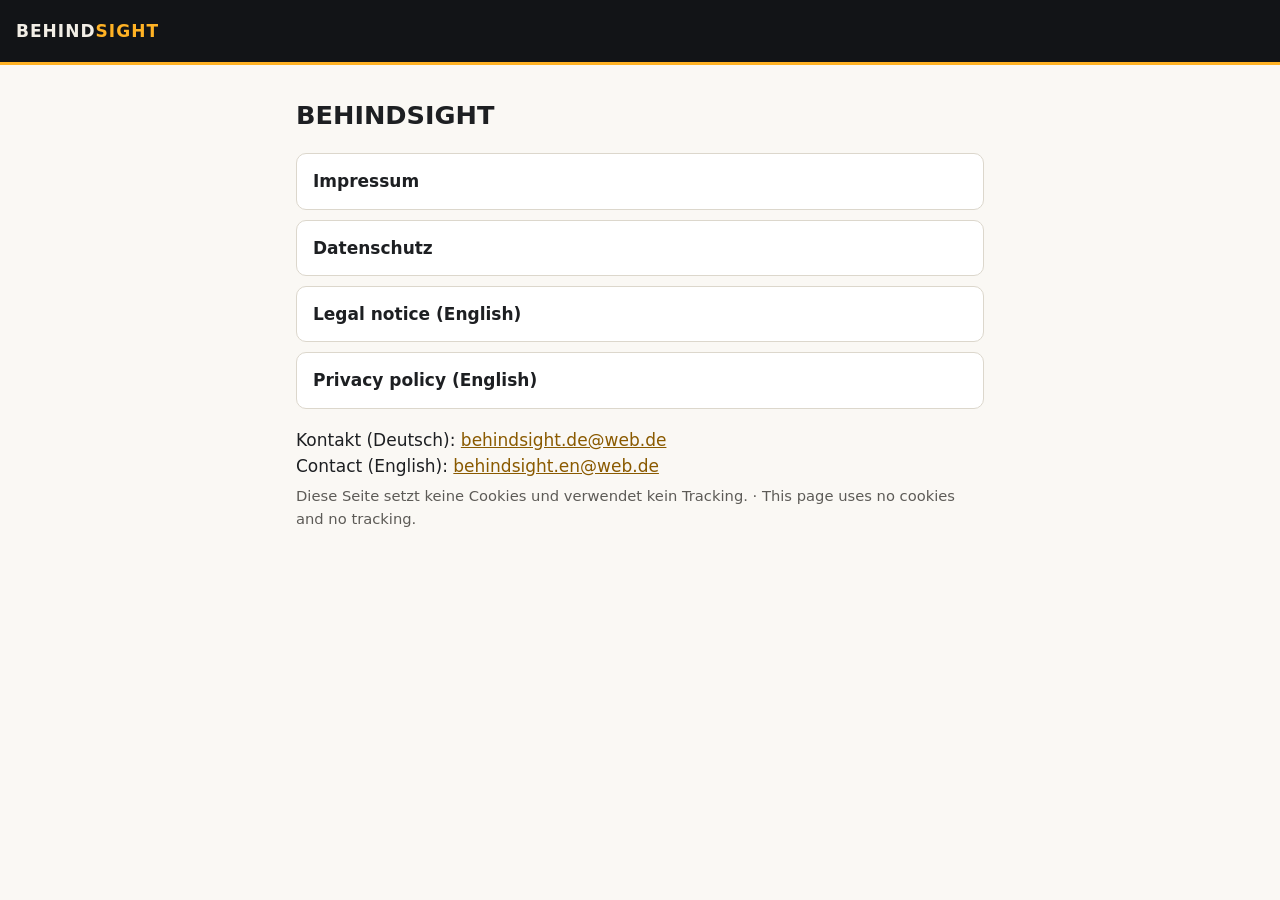
<file: index.html>
<!doctype html>
<html lang="de">
<head>
<meta charset="utf-8">
<meta name="viewport" content="width=device-width, initial-scale=1">
<meta name="robots" content="noindex">
<title>BEHINDSIGHT – Impressum &amp; Datenschutz</title>
<link rel="stylesheet" href="stil.css">
</head>
<body>
<header><a href="index.html">BEHIND<span>SIGHT</span></a></header>
<main>
<h1>BEHINDSIGHT</h1>
<nav class="links">
<a href="impressum.html">Impressum</a>
<a href="datenschutz.html">Datenschutz</a>
<a href="legal-notice.html" lang="en">Legal notice (English)</a>
<a href="privacy.html" lang="en">Privacy policy (English)</a>
</nav>
<p>Kontakt (Deutsch): <a href="mailto:behindsight.de@web.de">behindsight.de@web.de</a><br>
<span lang="en">Contact (English): <a href="mailto:behindsight.en@web.de">behindsight.en@web.de</a></span></p>
<p class="hinweis">Diese Seite setzt keine Cookies und verwendet kein Tracking. · This page uses no cookies and no tracking.</p>
</main>
</body>
</html>
</file>
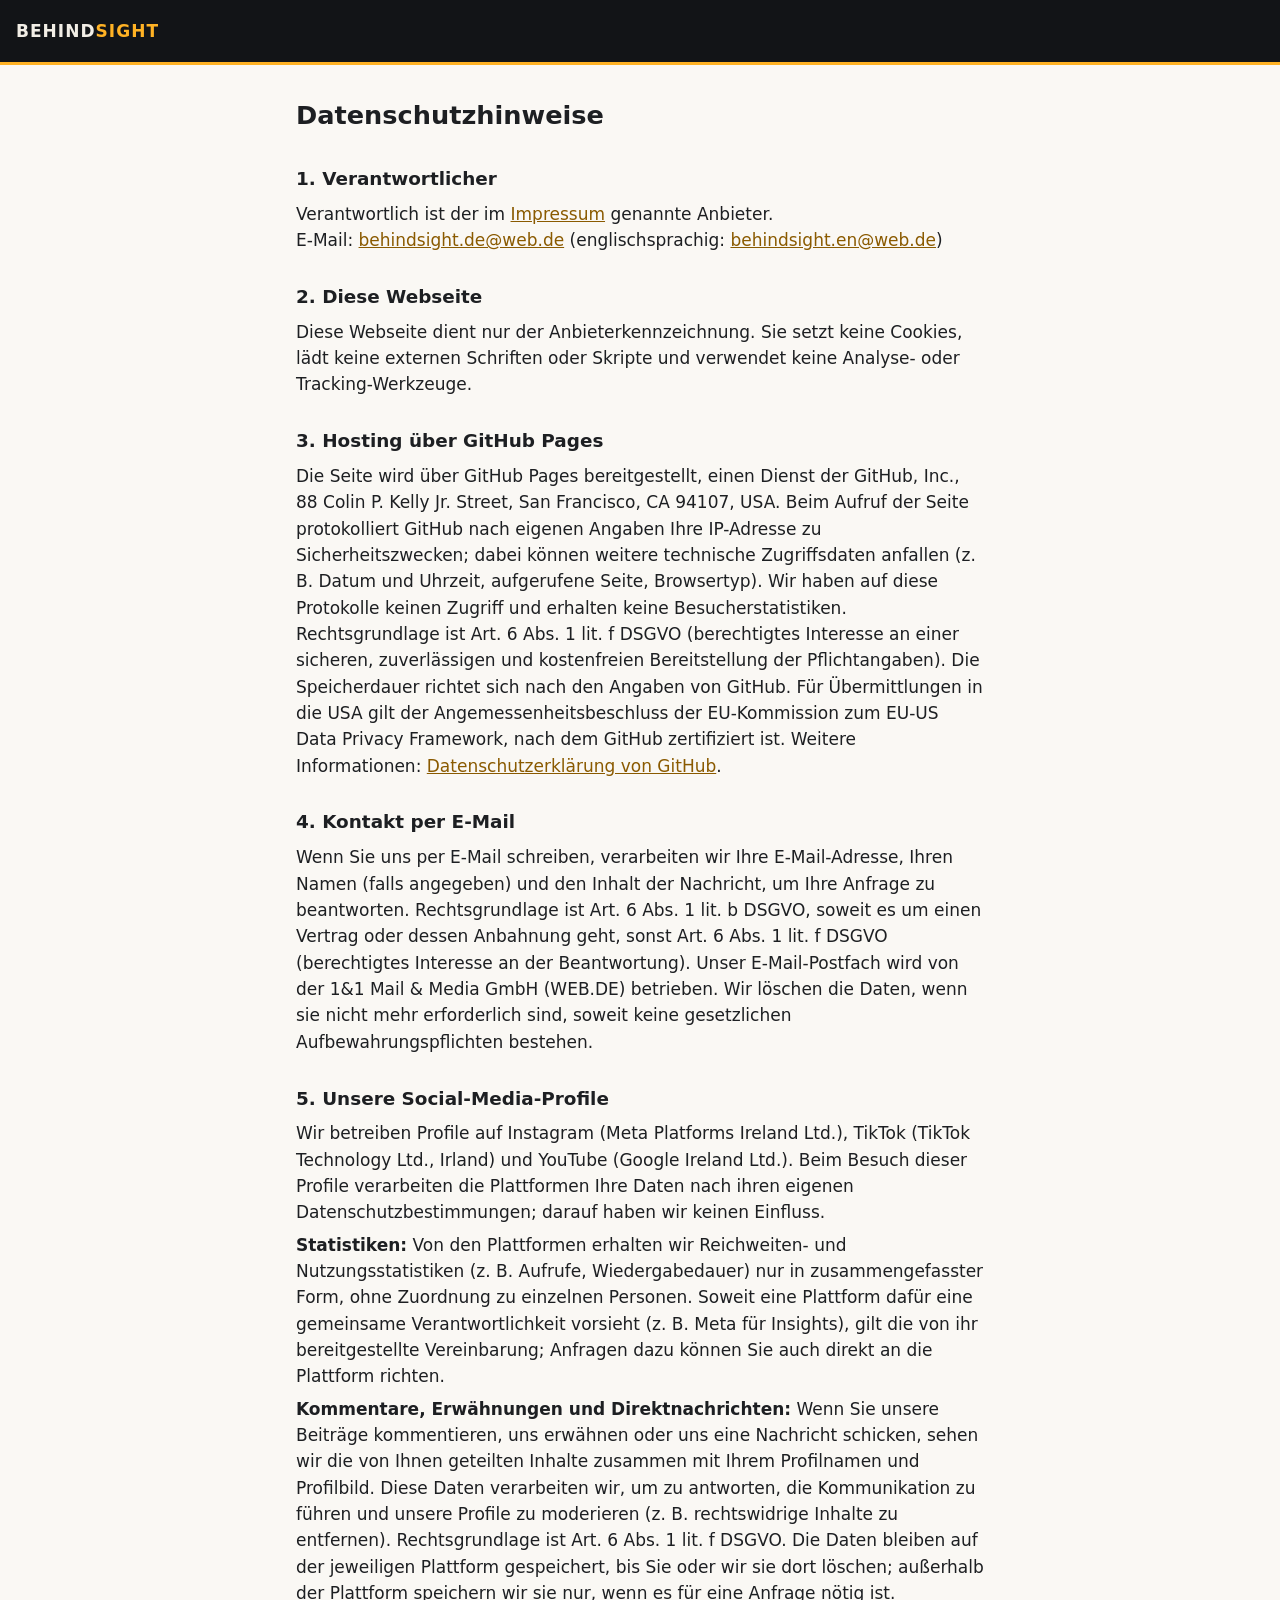
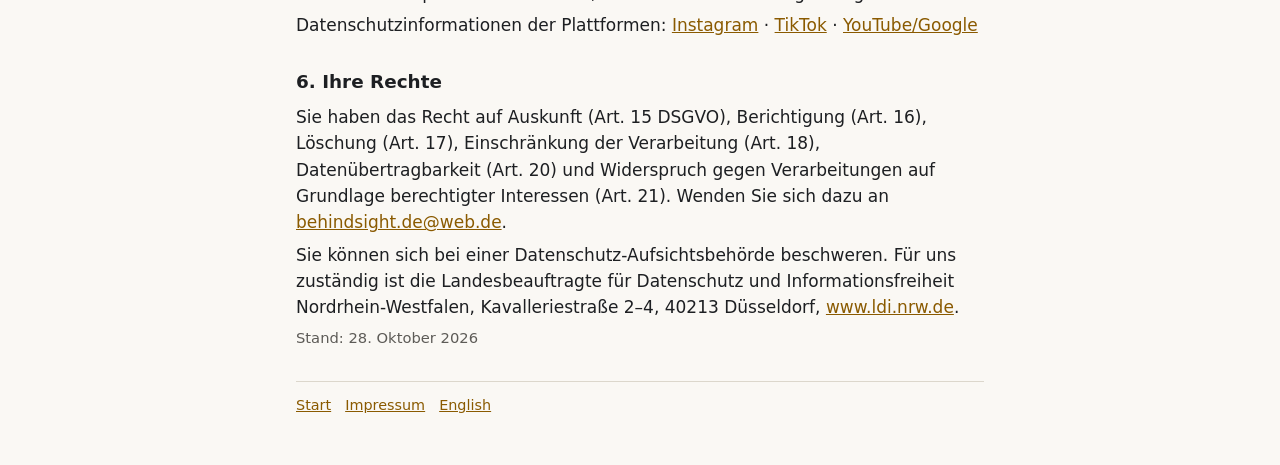
<file: datenschutz.html>
<!doctype html>
<html lang="de">
<head>
<meta charset="utf-8">
<meta name="viewport" content="width=device-width, initial-scale=1">
<meta name="robots" content="noindex">
<title>Datenschutz – BEHINDSIGHT</title>
<link rel="stylesheet" href="stil.css">
</head>
<body>
<header><a href="index.html">BEHIND<span>SIGHT</span></a></header>
<main>
<h1>Datenschutzhinweise</h1>

<h2>1. Verantwortlicher</h2>
<p>Verantwortlich ist der im <a href="impressum.html">Impressum</a> genannte Anbieter.<br>
E-Mail: <a href="mailto:behindsight.de@web.de">behindsight.de@web.de</a> (englischsprachig: <a href="mailto:behindsight.en@web.de">behindsight.en@web.de</a>)</p>

<h2>2. Diese Webseite</h2>
<p>Diese Webseite dient nur der Anbieterkennzeichnung. Sie setzt keine Cookies, lädt keine externen Schriften oder Skripte und verwendet keine Analyse- oder Tracking-Werkzeuge.</p>

<h2>3. Hosting über GitHub Pages</h2>
<p>Die Seite wird über GitHub Pages bereitgestellt, einen Dienst der GitHub, Inc., 88 Colin P. Kelly Jr. Street, San Francisco, CA 94107, USA. Beim Aufruf der Seite protokolliert GitHub nach eigenen Angaben Ihre IP-Adresse zu Sicherheitszwecken; dabei können weitere technische Zugriffsdaten anfallen (z. B. Datum und Uhrzeit, aufgerufene Seite, Browsertyp). Wir haben auf diese Protokolle keinen Zugriff und erhalten keine Besucherstatistiken. Rechtsgrundlage ist Art. 6 Abs. 1 lit. f DSGVO (berechtigtes Interesse an einer sicheren, zuverlässigen und kostenfreien Bereitstellung der Pflichtangaben). Die Speicherdauer richtet sich nach den Angaben von GitHub. Für Übermittlungen in die USA gilt der Angemessenheitsbeschluss der EU-Kommission zum EU-US Data Privacy Framework, nach dem GitHub zertifiziert ist. Weitere Informationen: <a href="https://docs.github.com/de/site-policy/privacy-policies/github-general-privacy-statement" rel="noopener">Datenschutzerklärung von GitHub</a>.</p>

<h2>4. Kontakt per E-Mail</h2>
<p>Wenn Sie uns per E-Mail schreiben, verarbeiten wir Ihre E-Mail-Adresse, Ihren Namen (falls angegeben) und den Inhalt der Nachricht, um Ihre Anfrage zu beantworten. Rechtsgrundlage ist Art. 6 Abs. 1 lit. b DSGVO, soweit es um einen Vertrag oder dessen Anbahnung geht, sonst Art. 6 Abs. 1 lit. f DSGVO (berechtigtes Interesse an der Beantwortung). Unser E-Mail-Postfach wird von der 1&amp;1 Mail &amp; Media GmbH (WEB.DE) betrieben. Wir löschen die Daten, wenn sie nicht mehr erforderlich sind, soweit keine gesetzlichen Aufbewahrungspflichten bestehen.</p>

<h2>5. Unsere Social-Media-Profile</h2>
<p>Wir betreiben Profile auf Instagram (Meta Platforms Ireland Ltd.), TikTok (TikTok Technology Ltd., Irland) und YouTube (Google Ireland Ltd.). Beim Besuch dieser Profile verarbeiten die Plattformen Ihre Daten nach ihren eigenen Datenschutzbestimmungen; darauf haben wir keinen Einfluss.</p>
<p><strong>Statistiken:</strong> Von den Plattformen erhalten wir Reichweiten- und Nutzungsstatistiken (z. B. Aufrufe, Wiedergabedauer) nur in zusammengefasster Form, ohne Zuordnung zu einzelnen Personen. Soweit eine Plattform dafür eine gemeinsame Verantwortlichkeit vorsieht (z. B. Meta für Insights), gilt die von ihr bereitgestellte Vereinbarung; Anfragen dazu können Sie auch direkt an die Plattform richten.</p>
<p><strong>Kommentare, Erwähnungen und Direktnachrichten:</strong> Wenn Sie unsere Beiträge kommentieren, uns erwähnen oder uns eine Nachricht schicken, sehen wir die von Ihnen geteilten Inhalte zusammen mit Ihrem Profilnamen und Profilbild. Diese Daten verarbeiten wir, um zu antworten, die Kommunikation zu führen und unsere Profile zu moderieren (z. B. rechtswidrige Inhalte zu entfernen). Rechtsgrundlage ist Art. 6 Abs. 1 lit. f DSGVO. Die Daten bleiben auf der jeweiligen Plattform gespeichert, bis Sie oder wir sie dort löschen; außerhalb der Plattform speichern wir sie nur, wenn es für eine Anfrage nötig ist.</p>
<p>Datenschutzinformationen der Plattformen: <a href="https://privacycenter.instagram.com/policy" rel="noopener">Instagram</a> · <a href="https://www.tiktok.com/legal/page/eea/privacy-policy/de" rel="noopener">TikTok</a> · <a href="https://policies.google.com/privacy" rel="noopener">YouTube/Google</a></p>

<h2>6. Ihre Rechte</h2>
<p>Sie haben das Recht auf Auskunft (Art. 15 DSGVO), Berichtigung (Art. 16), Löschung (Art. 17), Einschränkung der Verarbeitung (Art. 18), Datenübertragbarkeit (Art. 20) und Widerspruch gegen Verarbeitungen auf Grundlage berechtigter Interessen (Art. 21). Wenden Sie sich dazu an <a href="mailto:behindsight.de@web.de">behindsight.de@web.de</a>.</p>
<p>Sie können sich bei einer Datenschutz-Aufsichtsbehörde beschweren. Für uns zuständig ist die Landesbeauftragte für Datenschutz und Informationsfreiheit Nordrhein-Westfalen, Kavalleriestraße 2–4, 40213 Düsseldorf, <a href="https://www.ldi.nrw.de" rel="noopener">www.ldi.nrw.de</a>.</p>

<p class="hinweis">Stand: 28. Oktober 2026</p>
<footer><a href="index.html">Start</a><a href="impressum.html">Impressum</a><a href="privacy.html" lang="en">English</a></footer>
</main>
</body>
</html>
</file>
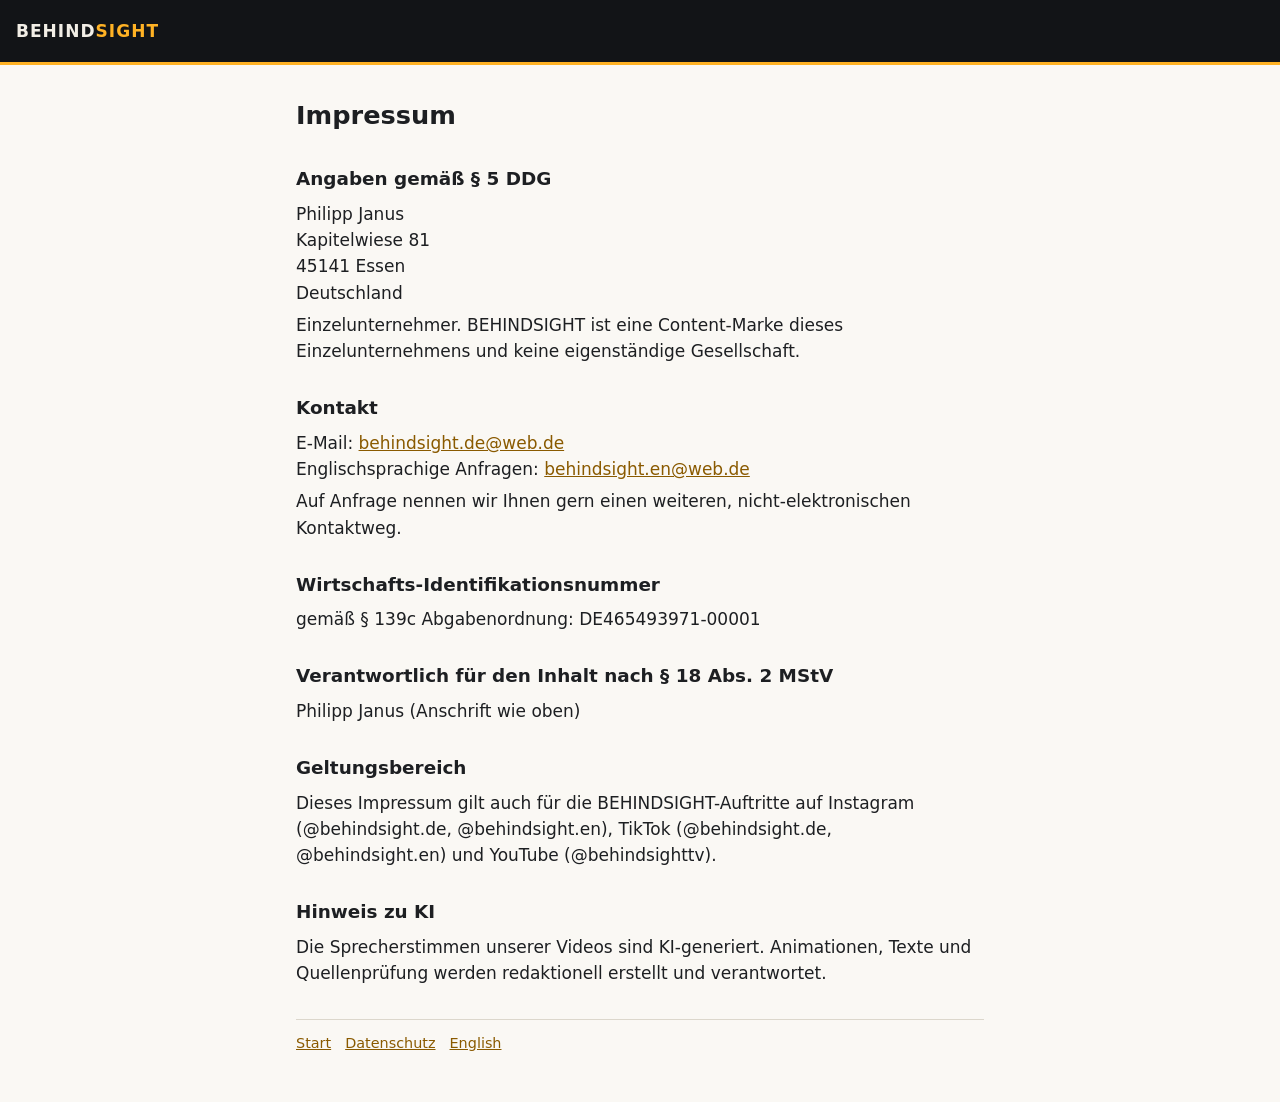
<file: impressum.html>
<!doctype html>
<html lang="de">
<head>
<meta charset="utf-8">
<meta name="viewport" content="width=device-width, initial-scale=1">
<meta name="robots" content="noindex">
<title>Impressum – BEHINDSIGHT</title>
<link rel="stylesheet" href="stil.css">
</head>
<body>
<header><a href="index.html">BEHIND<span>SIGHT</span></a></header>
<main>
<h1>Impressum</h1>

<h2>Angaben gemäß § 5 DDG</h2>
<p>Philipp Janus<br>
Kapitelwiese 81<br>
45141 Essen<br>
Deutschland</p>
<p>Einzelunternehmer. BEHINDSIGHT ist eine Content-Marke dieses Einzelunternehmens und keine eigenständige Gesellschaft.</p>

<h2>Kontakt</h2>
<p>E-Mail: <a href="mailto:behindsight.de@web.de">behindsight.de@web.de</a><br>
Englischsprachige Anfragen: <a href="mailto:behindsight.en@web.de">behindsight.en@web.de</a></p>
<p>Auf Anfrage nennen wir Ihnen gern einen weiteren, nicht-elektronischen Kontaktweg.</p>

<h2>Wirtschafts-Identifikationsnummer</h2>
<p>gemäß § 139c Abgabenordnung: DE465493971-00001</p>

<h2>Verantwortlich für den Inhalt nach § 18 Abs. 2 MStV</h2>
<p>Philipp Janus (Anschrift wie oben)</p>

<h2>Geltungsbereich</h2>
<p>Dieses Impressum gilt auch für die BEHINDSIGHT-Auftritte auf Instagram (@behindsight.de, @behindsight.en), TikTok (@behindsight.de, @behindsight.en) und YouTube (@behindsighttv).</p>

<h2>Hinweis zu KI</h2>
<p>Die Sprecherstimmen unserer Videos sind KI-generiert. Animationen, Texte und Quellenprüfung werden redaktionell erstellt und verantwortet.</p>

<footer><a href="index.html">Start</a><a href="datenschutz.html">Datenschutz</a><a href="legal-notice.html" lang="en">English</a></footer>
</main>
</body>
</html>
</file>
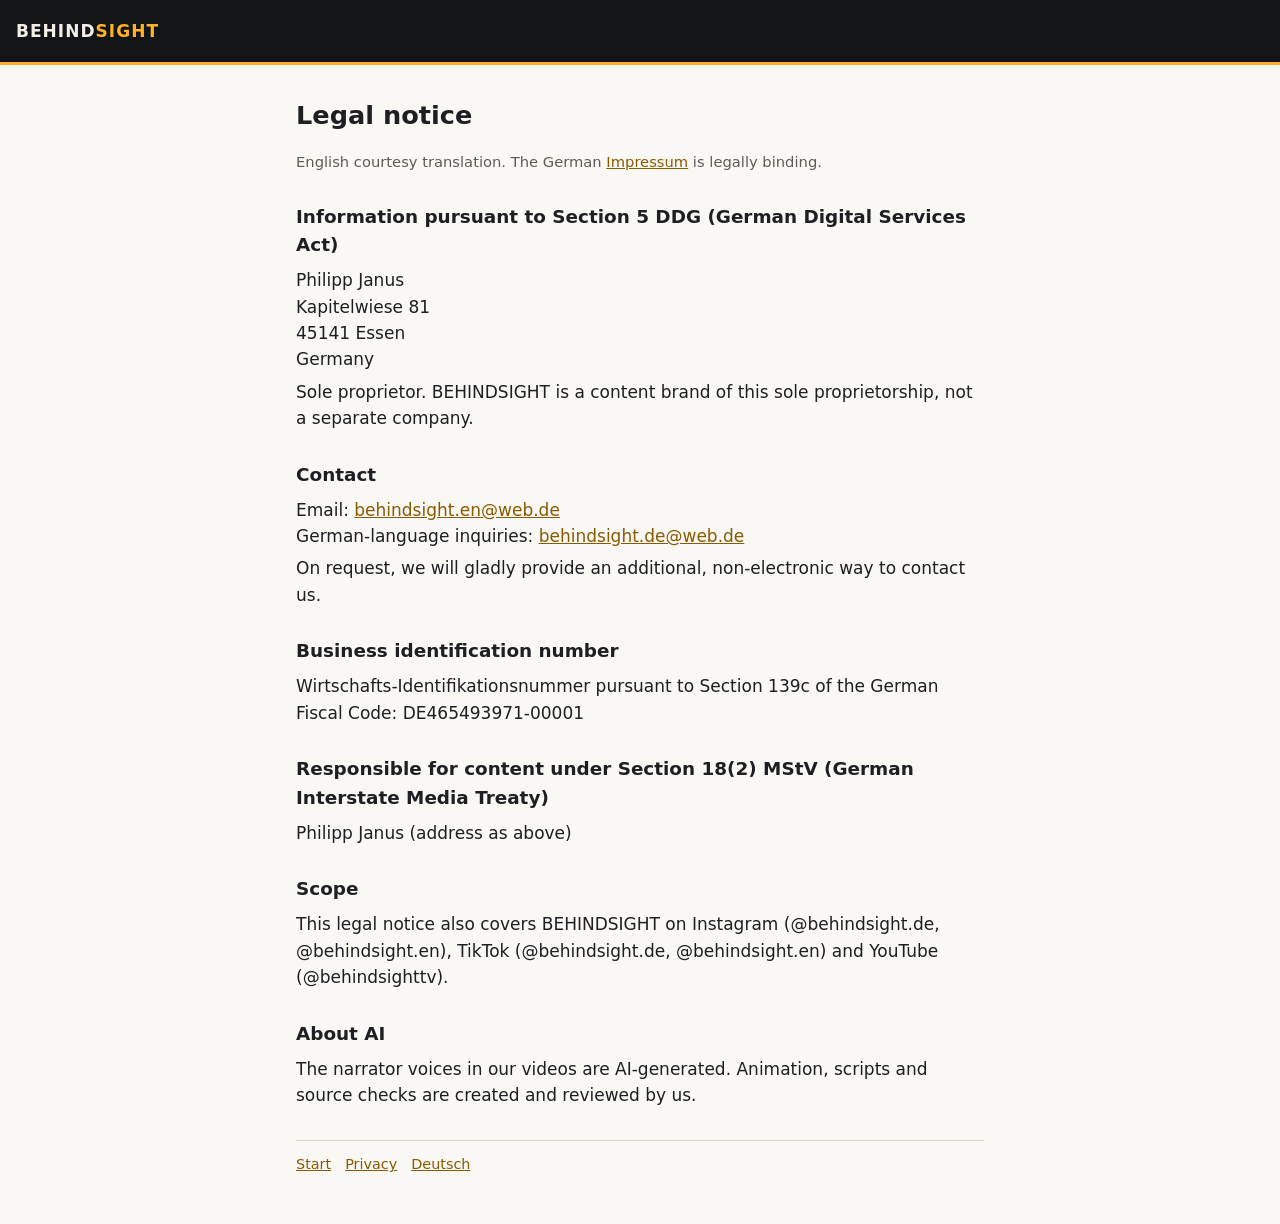
<file: legal-notice.html>
<!doctype html>
<html lang="en">
<head>
<meta charset="utf-8">
<meta name="viewport" content="width=device-width, initial-scale=1">
<meta name="robots" content="noindex">
<title>Legal notice – BEHINDSIGHT</title>
<link rel="stylesheet" href="stil.css">
</head>
<body>
<header><a href="index.html">BEHIND<span>SIGHT</span></a></header>
<main>
<h1>Legal notice</h1>
<p class="hinweis">English courtesy translation. The German <a href="impressum.html">Impressum</a> is legally binding.</p>

<h2>Information pursuant to Section 5 DDG (German Digital Services Act)</h2>
<p>Philipp Janus<br>
Kapitelwiese 81<br>
45141 Essen<br>
Germany</p>
<p>Sole proprietor. BEHINDSIGHT is a content brand of this sole proprietorship, not a separate company.</p>

<h2>Contact</h2>
<p>Email: <a href="mailto:behindsight.en@web.de">behindsight.en@web.de</a><br>
German-language inquiries: <a href="mailto:behindsight.de@web.de">behindsight.de@web.de</a></p>
<p>On request, we will gladly provide an additional, non-electronic way to contact us.</p>

<h2>Business identification number</h2>
<p>Wirtschafts-Identifikationsnummer pursuant to Section 139c of the German Fiscal Code: DE465493971-00001</p>

<h2>Responsible for content under Section 18(2) MStV (German Interstate Media Treaty)</h2>
<p>Philipp Janus (address as above)</p>

<h2>Scope</h2>
<p>This legal notice also covers BEHINDSIGHT on Instagram (@behindsight.de, @behindsight.en), TikTok (@behindsight.de, @behindsight.en) and YouTube (@behindsighttv).</p>

<h2>About AI</h2>
<p>The narrator voices in our videos are AI-generated. Animation, scripts and source checks are created and reviewed by us.</p>

<footer><a href="index.html">Start</a><a href="privacy.html">Privacy</a><a href="impressum.html" lang="de">Deutsch</a></footer>
</main>
</body>
</html>
</file>
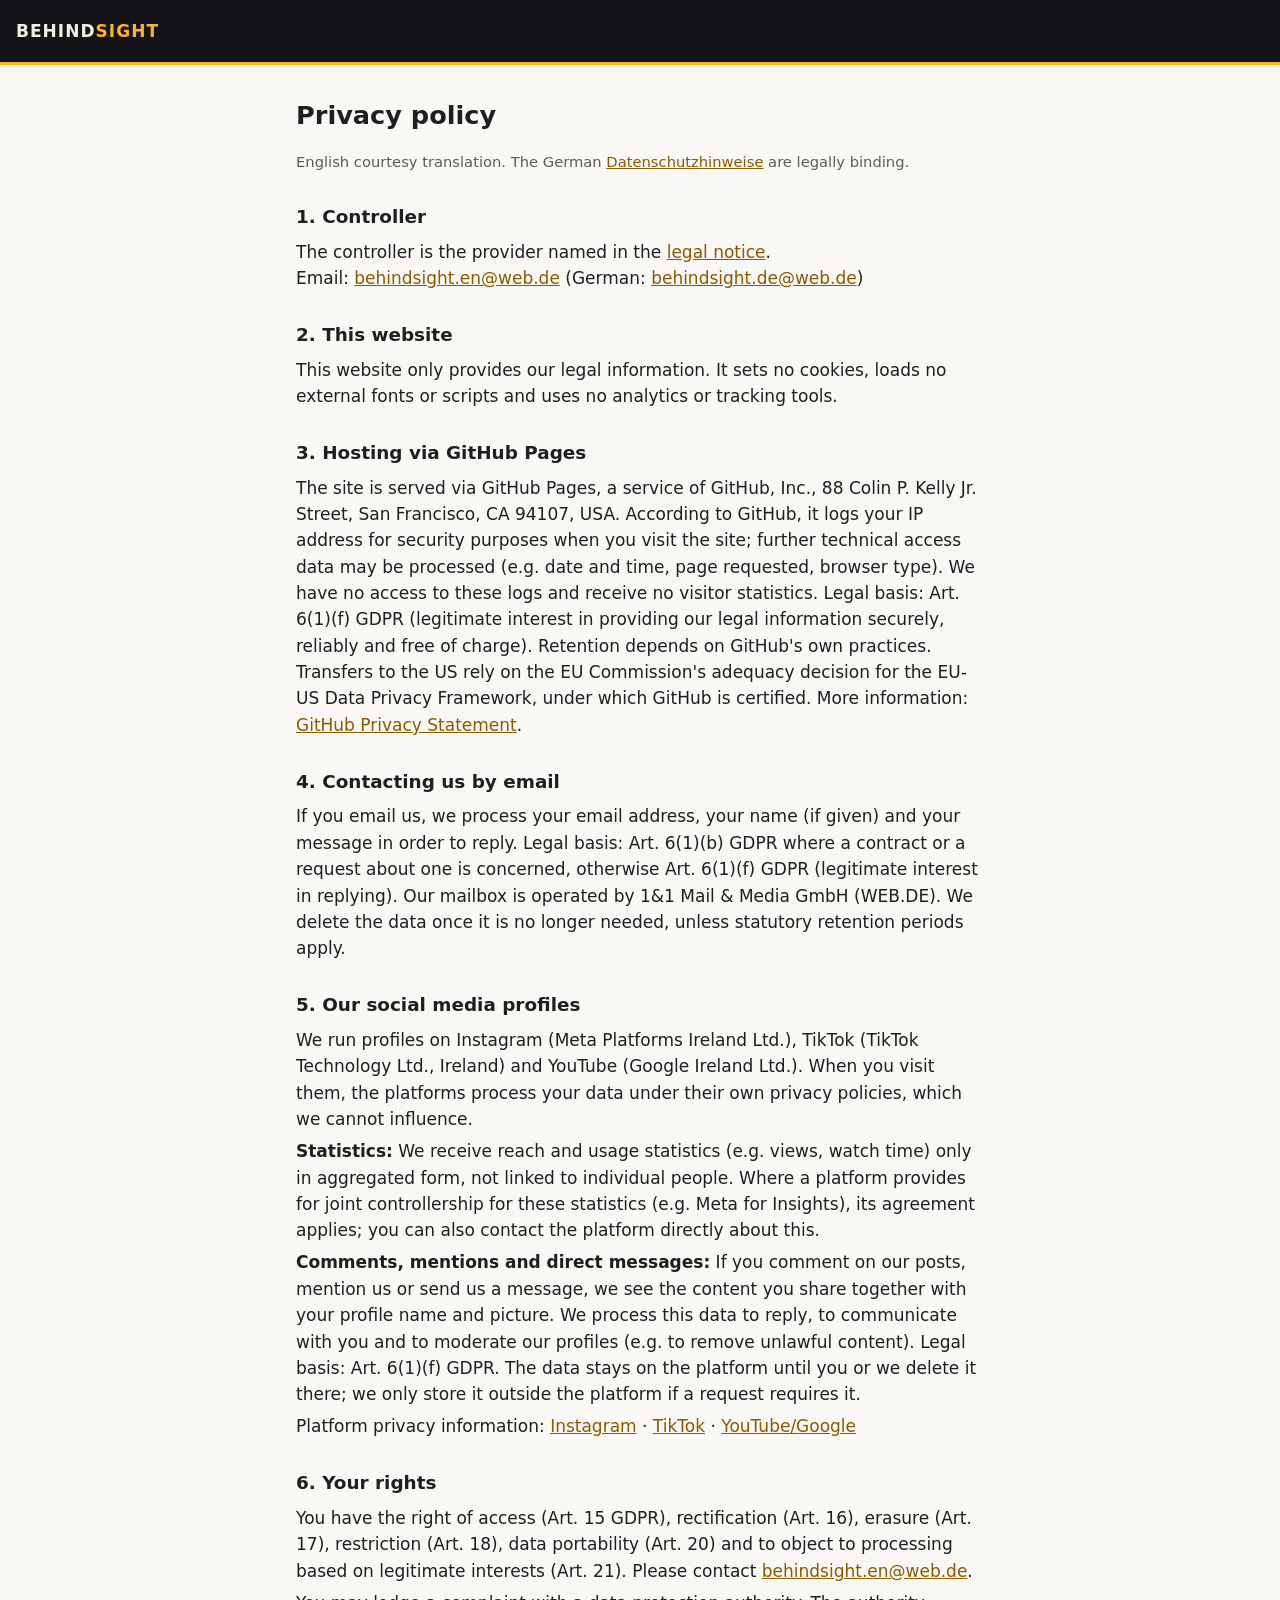
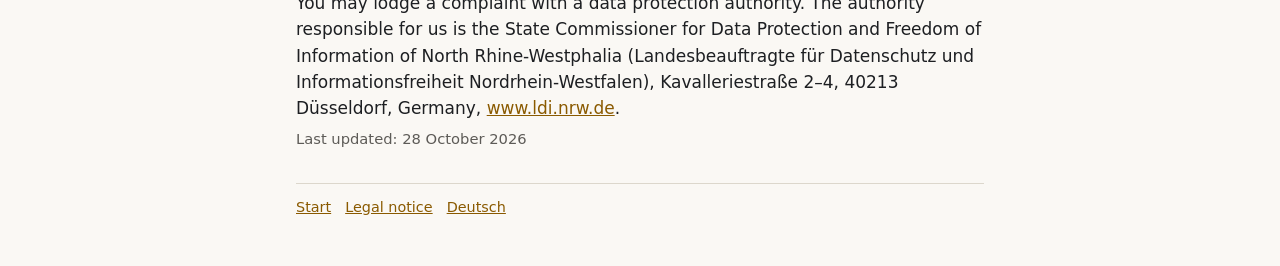
<file: privacy.html>
<!doctype html>
<html lang="en">
<head>
<meta charset="utf-8">
<meta name="viewport" content="width=device-width, initial-scale=1">
<meta name="robots" content="noindex">
<title>Privacy policy – BEHINDSIGHT</title>
<link rel="stylesheet" href="stil.css">
</head>
<body>
<header><a href="index.html">BEHIND<span>SIGHT</span></a></header>
<main>
<h1>Privacy policy</h1>
<p class="hinweis">English courtesy translation. The German <a href="datenschutz.html">Datenschutzhinweise</a> are legally binding.</p>

<h2>1. Controller</h2>
<p>The controller is the provider named in the <a href="legal-notice.html">legal notice</a>.<br>
Email: <a href="mailto:behindsight.en@web.de">behindsight.en@web.de</a> (German: <a href="mailto:behindsight.de@web.de">behindsight.de@web.de</a>)</p>

<h2>2. This website</h2>
<p>This website only provides our legal information. It sets no cookies, loads no external fonts or scripts and uses no analytics or tracking tools.</p>

<h2>3. Hosting via GitHub Pages</h2>
<p>The site is served via GitHub Pages, a service of GitHub, Inc., 88 Colin P. Kelly Jr. Street, San Francisco, CA 94107, USA. According to GitHub, it logs your IP address for security purposes when you visit the site; further technical access data may be processed (e.g. date and time, page requested, browser type). We have no access to these logs and receive no visitor statistics. Legal basis: Art. 6(1)(f) GDPR (legitimate interest in providing our legal information securely, reliably and free of charge). Retention depends on GitHub's own practices. Transfers to the US rely on the EU Commission's adequacy decision for the EU-US Data Privacy Framework, under which GitHub is certified. More information: <a href="https://docs.github.com/en/site-policy/privacy-policies/github-general-privacy-statement" rel="noopener">GitHub Privacy Statement</a>.</p>

<h2>4. Contacting us by email</h2>
<p>If you email us, we process your email address, your name (if given) and your message in order to reply. Legal basis: Art. 6(1)(b) GDPR where a contract or a request about one is concerned, otherwise Art. 6(1)(f) GDPR (legitimate interest in replying). Our mailbox is operated by 1&amp;1 Mail &amp; Media GmbH (WEB.DE). We delete the data once it is no longer needed, unless statutory retention periods apply.</p>

<h2>5. Our social media profiles</h2>
<p>We run profiles on Instagram (Meta Platforms Ireland Ltd.), TikTok (TikTok Technology Ltd., Ireland) and YouTube (Google Ireland Ltd.). When you visit them, the platforms process your data under their own privacy policies, which we cannot influence.</p>
<p><strong>Statistics:</strong> We receive reach and usage statistics (e.g. views, watch time) only in aggregated form, not linked to individual people. Where a platform provides for joint controllership for these statistics (e.g. Meta for Insights), its agreement applies; you can also contact the platform directly about this.</p>
<p><strong>Comments, mentions and direct messages:</strong> If you comment on our posts, mention us or send us a message, we see the content you share together with your profile name and picture. We process this data to reply, to communicate with you and to moderate our profiles (e.g. to remove unlawful content). Legal basis: Art. 6(1)(f) GDPR. The data stays on the platform until you or we delete it there; we only store it outside the platform if a request requires it.</p>
<p>Platform privacy information: <a href="https://privacycenter.instagram.com/policy" rel="noopener">Instagram</a> · <a href="https://www.tiktok.com/legal/page/eea/privacy-policy/en" rel="noopener">TikTok</a> · <a href="https://policies.google.com/privacy" rel="noopener">YouTube/Google</a></p>

<h2>6. Your rights</h2>
<p>You have the right of access (Art. 15 GDPR), rectification (Art. 16), erasure (Art. 17), restriction (Art. 18), data portability (Art. 20) and to object to processing based on legitimate interests (Art. 21). Please contact <a href="mailto:behindsight.en@web.de">behindsight.en@web.de</a>.</p>
<p>You may lodge a complaint with a data protection authority. The authority responsible for us is the State Commissioner for Data Protection and Freedom of Information of North Rhine-Westphalia (Landesbeauftragte für Datenschutz und Informationsfreiheit Nordrhein-Westfalen), Kavalleriestraße 2–4, 40213 Düsseldorf, Germany, <a href="https://www.ldi.nrw.de" rel="noopener">www.ldi.nrw.de</a>.</p>

<p class="hinweis">Last updated: 28 October 2026</p>
<footer><a href="index.html">Start</a><a href="legal-notice.html">Legal notice</a><a href="datenschutz.html" lang="de">Deutsch</a></footer>
</main>
</body>
</html>
</file>
<file: stil.css>
/* BEHINDSIGHT Rechtsseite – schlicht, mobil, ohne externe Schriften, ohne Skripte, ohne Cookies */
:root { --grafit: #121417; --kreide: #f2eee6; --amber: #ffb224; --gedimmt: #5d5b57; --linie: #dcd7cc; }
* { box-sizing: border-box; }
html { -webkit-text-size-adjust: 100%; }
body { margin: 0; background: #faf8f4; color: #1d1f22; font: 17px/1.55 system-ui, -apple-system, "Segoe UI", Roboto, sans-serif; }
header { background: var(--grafit); color: var(--kreide); padding: 18px 16px; }
header a { color: var(--kreide); text-decoration: none; font-weight: 700; letter-spacing: .06em; }
header span { color: var(--amber); }
main { max-width: 720px; margin: 0 auto; padding: 20px 16px 48px; }
h1 { font-size: 1.6rem; margin: .4em 0 .6em; }
h2 { font-size: 1.15rem; margin: 1.6em 0 .4em; }
p, li { margin: .35em 0; }
a { color: #8a5a00; }
nav.links { display: grid; gap: 10px; margin: 18px 0; }
nav.links a { display: block; padding: 14px 16px; border: 1px solid var(--linie); border-radius: 10px; background: #fff; color: #1d1f22; text-decoration: none; font-weight: 600; }
.hinweis { font-size: .92rem; color: var(--gedimmt); }
header { border-bottom: 3px solid var(--amber); }
footer { border-top: 1px solid var(--linie); margin-top: 32px; padding-top: 12px; font-size: .9rem; }
footer a { margin-right: 14px; }
</file>
